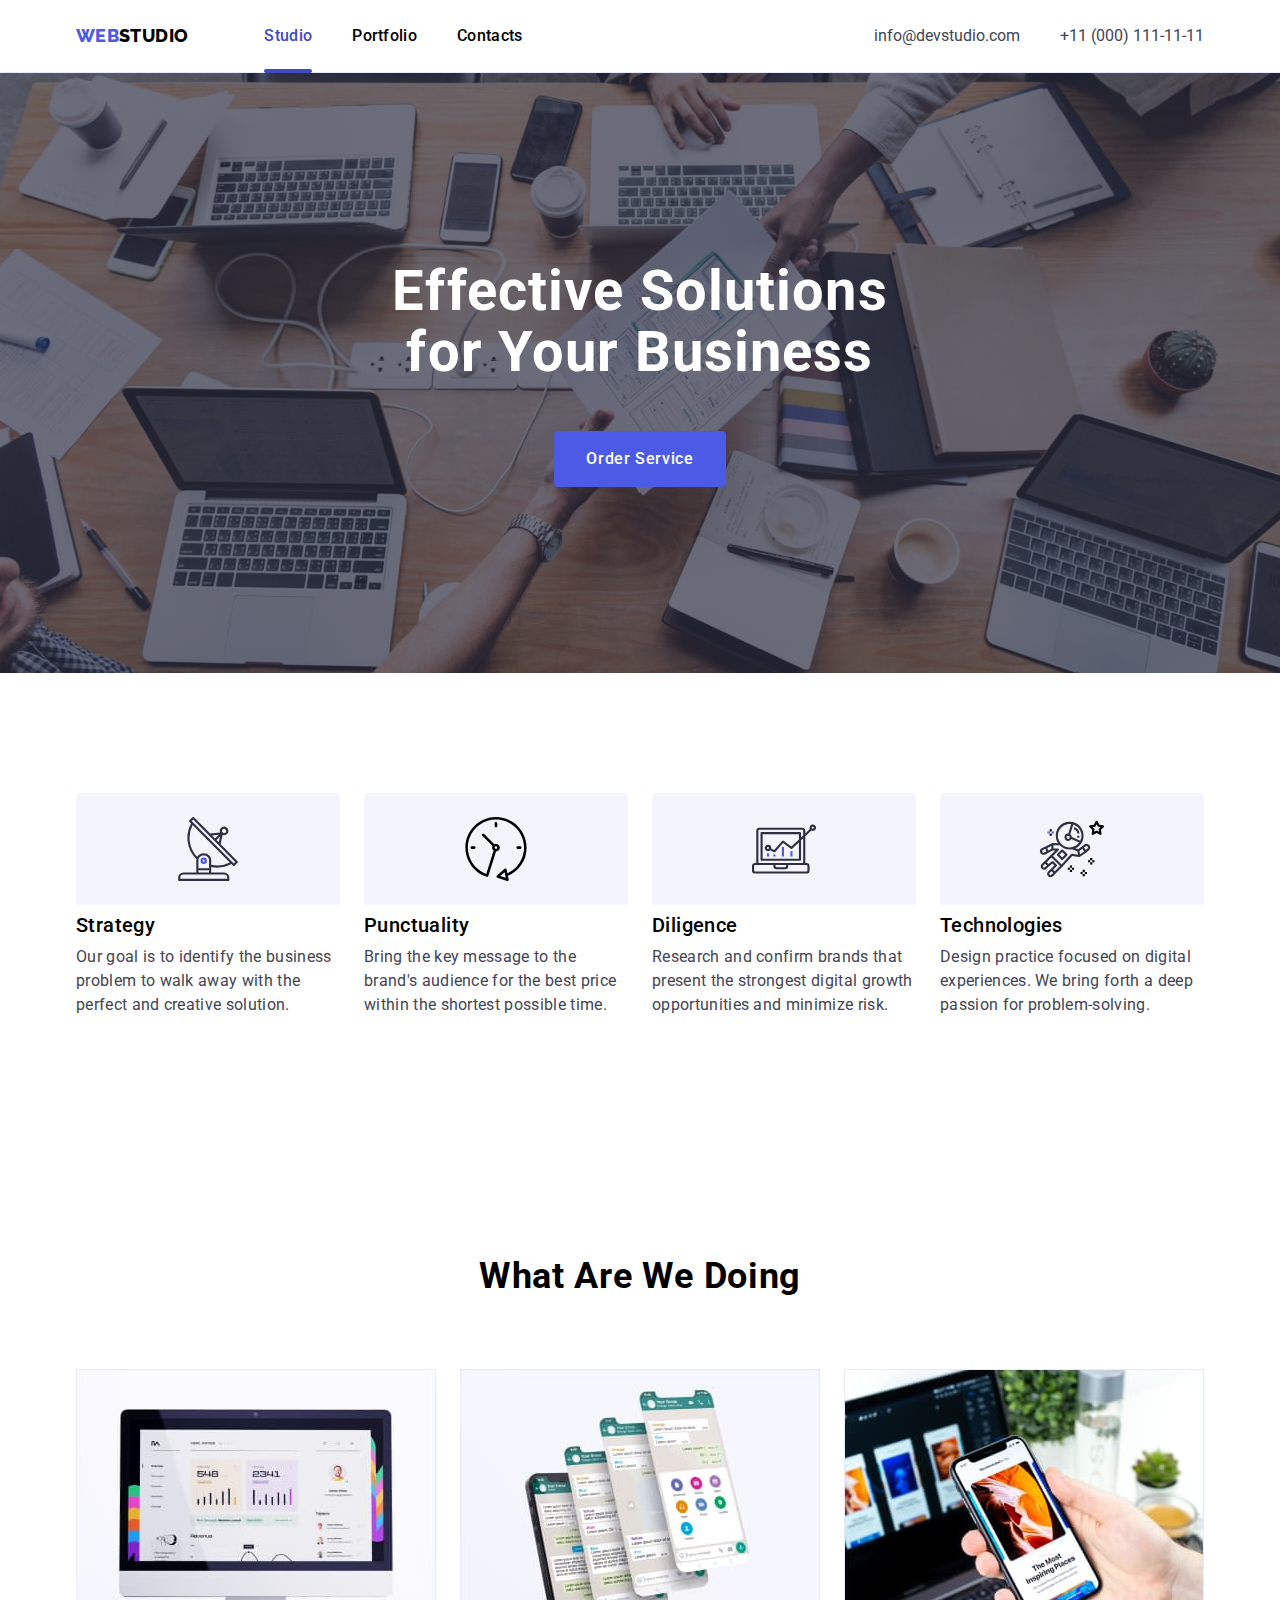
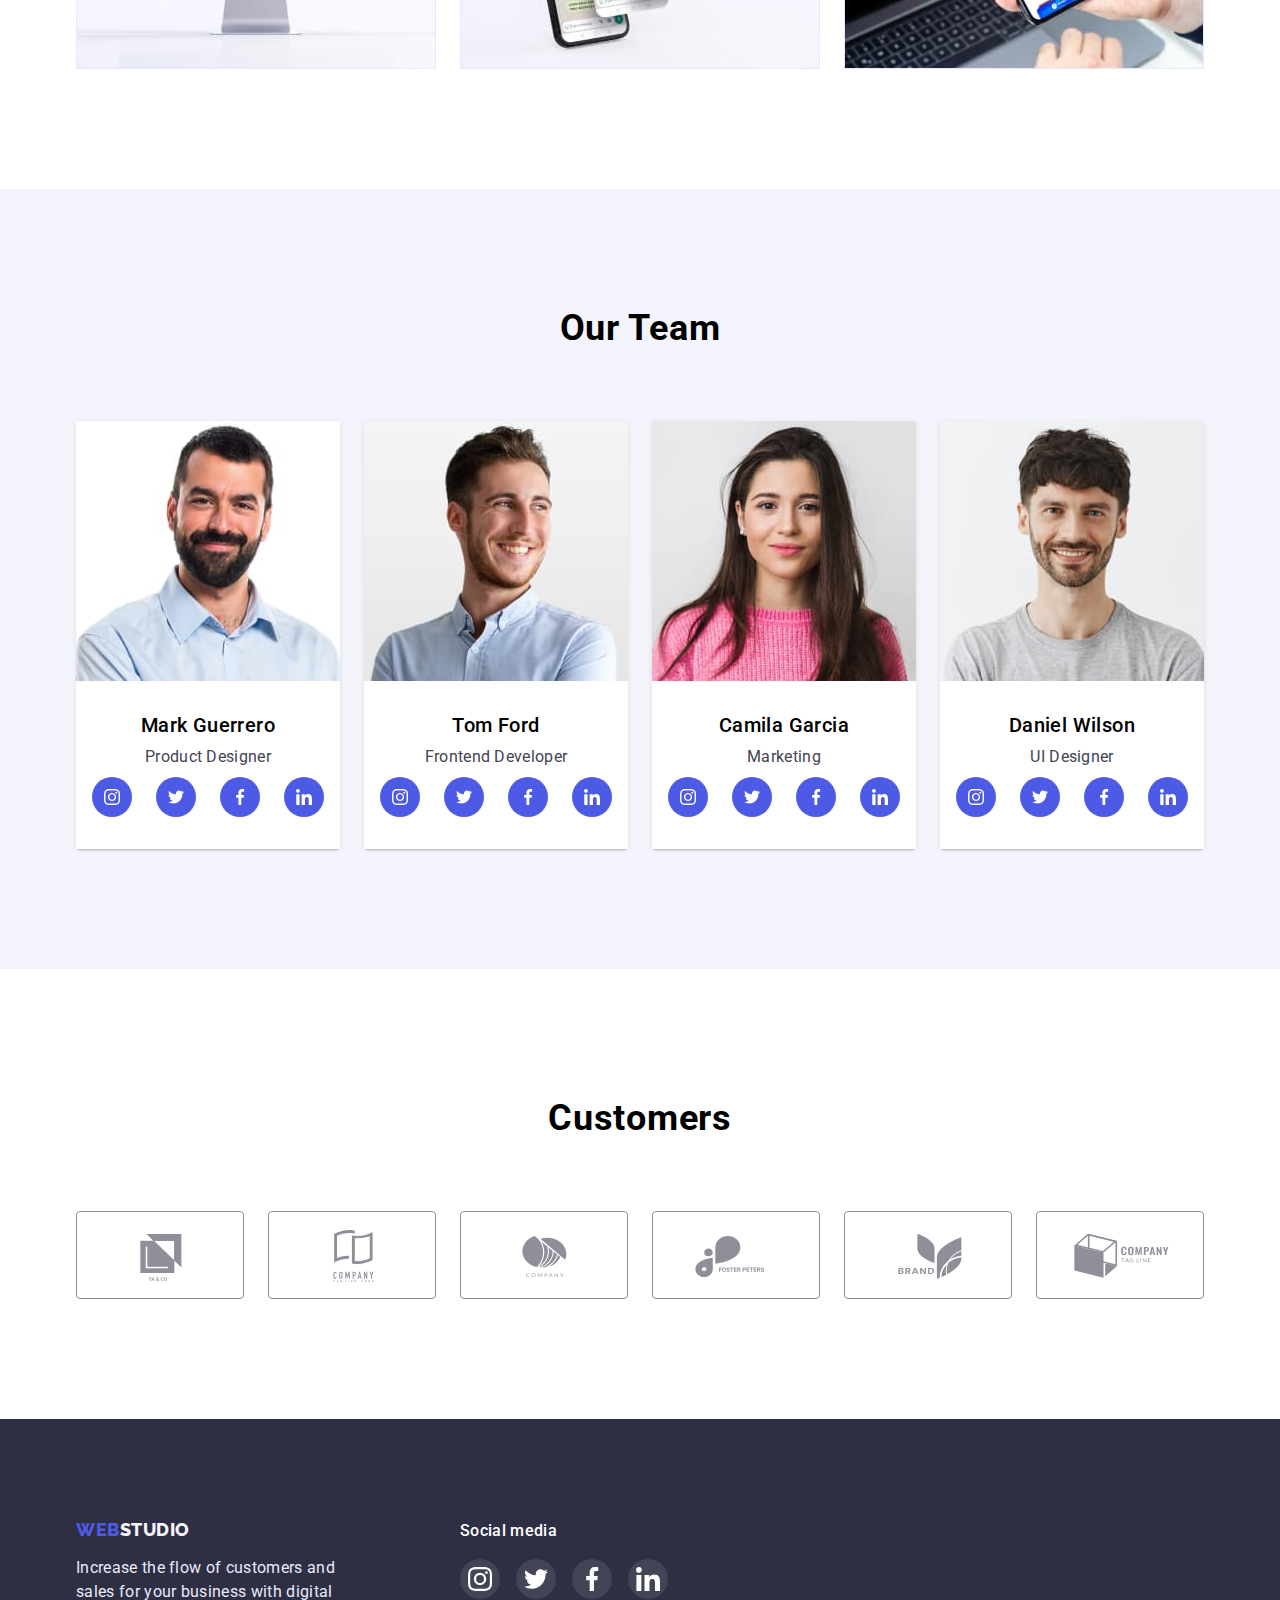
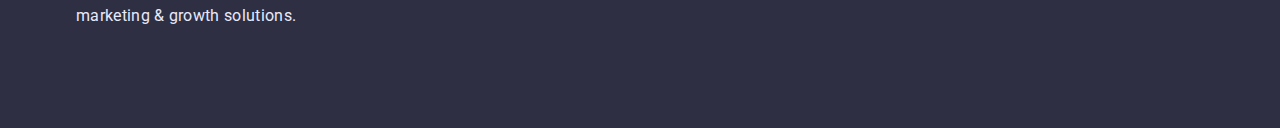
<file: index.html>
<!DOCTYPE html>
<html lang="en">
  <head>
    <meta charset="UTF-8" />
    <meta http-equiv="X-UA-Compatible" content="IE=edge" />
    <meta name="viewport" content="width=device-width, initial-scale=1.0" />
    <title>webstudio</title>
    <link rel="preconnect" href="https://fonts.googleapis.com" />
    <link rel="preconnect" href="https://fonts.gstatic.com" crossorigin />
    <link
      href="https://fonts.googleapis.com/css2?family=Raleway:wght@800&family=Roboto:wght@400;500;700;900&display=swap"
      rel="stylesheet"
    />
    <link
      rel="stylesheet"
      href="https://cdnjs.cloudflare.com/ajax/libs/modern-normalize/1.1.0/modern-normalize.min.css"
    />
    <link rel="stylesheet" href="./css/styles.css" />
  </head>
  <body>
    <header class="header">
      <div class="header-container container">
        <nav class="header-navigation">
          <a class="header-logo link" href="./index.html"
            ><span class="header-logo-website">Web</span>Studio</a
          >
          <ul class="header-list list">
            <li class="header-item">
              <a class="header-link link current" href="./index.html">Studio</a>
            </li>
            <li class="header-item">
              <a class="header-link link" href="./portfolio.html">Portfolio</a>
            </li>
            <li class="header-item">
              <a class="header-link link" href="">Contacts</a>
            </li>
          </ul>
        </nav>
        <address class="header-adress">
          <ul class="adress-list list">
            <li class="adress-item">
              <a class="adress-link link" href="mailto:info@devstudio.com"
                >info@devstudio.com</a
              >
            </li>
            <li class="adress-item">
              <a class="adress-link link" href="tel:+110001111111"
                >+11 (000) 111-11-11</a
              >
            </li>
          </ul>
        </address>
      </div>
    </header>

    <main>
      <section class="hero bg-image">
        <div class="container">
          <h1 class="hero-title">Effective Solutions for Your Business</h1>
          <div class="container-hero-button">
            <button class="hero-btn" data-modal-open type="button">
              Order Service
            </button>
          </div>
        </div>
      </section>

      <section class="futures section">
        <div class="container">
          <h2 class="visually-hidden">Description</h2>
          <ul class="futures-list list">
            <li class="futures-item">
              <a href="" class="futures-link link">
                <svg class="future-icon" widht="64px" height="64px">
                  <use href="./images/icons.svg#icon-antenna"></use>
                </svg>
              </a>
              <h3 class="futures-subtitle">Strategy</h3>
              <p class="futures-text">
                Our goal is to identify the business problem to walk away with
                the perfect and creative solution.
              </p>
            </li>
            <li class="futures-item">
              <a href="" class="futures-link link">
                <svg class="future-icon" widht="64px" height="64px">
                  <use href="./images/icons.svg#icon-clock"></use>
                </svg>
              </a>
              <h3 class="futures-subtitle">Punctuality</h3>
              <p class="futures-text">
                Bring the key message to the brand's audience for the best price
                within the shortest possible time.
              </p>
            </li>
            <li class="futures-item">
              <a href="" class="futures-link link">
                <svg class="future-icon" widht="64px" height="64px">
                  <use href="./images/icons.svg#icon-diagram"></use>
                </svg>
              </a>
              <h3 class="futures-subtitle">Diligence</h3>
              <p class="futures-text">
                Research and confirm brands that present the strongest digital
                growth opportunities and minimize risk.
              </p>
            </li>
            <li class="futures-item">
              <a href="" class="futures-link link">
                <svg class="future-icon" widht="64px" height="64px">
                  <use href="./images/icons.svg#icon-astronaut"></use>
                </svg>
              </a>
              <h3 class="futures-subtitle">Technologies</h3>
              <p class="futures-text">
                Design practice focused on digital experiences. We bring forth a
                deep passion for problem-solving.
              </p>
            </li>
          </ul>
        </div>
      </section>

      <section class="doing section">
        <div class="container">
          <h2 class="doing-title">What are we doing</h2>
          <ul class="doing-list list">
            <li class="doing-item">
              <img src="./images/img-1.jpg" alt="Computer" width="360" />
            </li>
            <li class="doing-item">
              <img src="./images/img-2.jpg" alt="phones" width="360" />
            </li>
            <li class="doing-item">
              <img src="./images/img-3.jpg" alt="phone" width="360" />
            </li>
          </ul>
        </div>
      </section>

      <section class="team section">
        <div class="container">
          <h2 class="team-title">Our Team</h2>
          <ul class="team-list list">
            <li class="team-item">
              <img
                src="./images/img-4.jpg"
                alt="Product Designer"
                width="264"
              />
              <div class="team-container">
                <h3 class="team-subtitle">Mark Guerrero</h3>
                <p class="team-text">Product Designer</p>
                <ul class="team-soc-list list">
                  <li class="team-soc-item">
                    <a href="" class="team-soc-link link">
                      <svg class="team-soc-icon" widht="16" height="16">
                        <use href="./images/icons.svg#icon-instagram"></use>
                      </svg>
                    </a>
                  </li>
                  <li class="team-soc-item">
                    <a href="" class="team-soc-link link">
                      <svg class="team-soc-icon" widht="16" height="16">
                        <use href="./images/icons.svg#icon-twitter"></use>
                      </svg>
                    </a>
                  </li>
                  <li class="team-soc-item">
                    <a href="" class="team-soc-link link">
                      <svg class="team-soc-icon" widht="px" height="16">
                        <use href="./images/icons.svg#icon-facebook"></use>
                      </svg>
                    </a>
                  </li>
                  <li class="team-soc-item">
                    <a href="" class="team-soc-link link">
                      <svg class="team-soc-icon" widht="16" height="16">
                        <use href="./images/icons.svg#icon-linkedin"></use>
                      </svg>
                    </a>
                  </li>
                </ul>
              </div>
            </li>

            <li class="team-item">
              <img
                src="./images/img-5.jpg"
                alt="Frontend Developer"
                width="264"
              />
              <div class="team-container">
                <h3 class="team-subtitle">Tom Ford</h3>
                <p class="team-text">Frontend Developer</p>
                <ul class="team-soc-list list">
                  <li class="team-soc-item">
                    <a href="" class="team-soc-link link">
                      <svg class="team-soc-icon" widht="16" height="16">
                        <use href="./images/icons.svg#icon-instagram"></use>
                      </svg>
                    </a>
                  </li>
                  <li class="team-soc-item">
                    <a href="" class="team-soc-link link">
                      <svg class="team-soc-icon" widht="16" height="16">
                        <use href="./images/icons.svg#icon-twitter"></use>
                      </svg>
                    </a>
                  </li>
                  <li class="team-soc-item">
                    <a href="" class="team-soc-link link">
                      <svg class="team-soc-icon" widht="16" height="16">
                        <use href="./images/icons.svg#icon-facebook"></use>
                      </svg>
                    </a>
                  </li>
                  <li class="team-soc-item">
                    <a href="" class="team-soc-link link">
                      <svg class="team-soc-icon" widht="16" height="16">
                        <use href="./images/icons.svg#icon-linkedin"></use>
                      </svg>
                    </a>
                  </li>
                </ul>
              </div>
            </li>

            <li class="team-item">
              <img src="./images/img-6.jpg" alt="Marketing" width="264" />
              <div class="team-container">
                <h3 class="team-subtitle">Camila Garcia</h3>
                <p class="team-text">Marketing</p>
                <ul class="team-soc-list list">
                  <li class="team-soc-item">
                    <a href="" class="team-soc-link link">
                      <svg class="team-soc-icon" widht="16" height="16">
                        <use href="./images/icons.svg#icon-instagram"></use>
                      </svg>
                    </a>
                  </li>
                  <li class="team-soc-item">
                    <a href="" class="team-soc-link link">
                      <svg class="team-soc-icon" widht="16" height="16">
                        <use href="./images/icons.svg#icon-twitter"></use>
                      </svg>
                    </a>
                  </li>
                  <li class="team-soc-item">
                    <a href="" class="team-soc-link link">
                      <svg class="team-soc-icon" widht="16" height="16">
                        <use href="./images/icons.svg#icon-facebook"></use>
                      </svg>
                    </a>
                  </li>
                  <li class="team-soc-item">
                    <a href="" class="team-soc-link link">
                      <svg class="team-soc-icon" widht="16" height="16">
                        <use href="./images/icons.svg#icon-linkedin"></use>
                      </svg>
                    </a>
                  </li>
                </ul>
              </div>
            </li>

            <li class="team-item">
              <img src="./images/img-7.jpg" alt="UI Designer" width="264" />
              <div class="team-container">
                <h3 class="team-subtitle">Daniel Wilson</h3>
                <p class="team-text">UI Designer</p>
                <ul class="team-soc-list list">
                  <li class="team-soc-item">
                    <a href="" class="team-soc-link link">
                      <svg class="team-soc-icon" widht="16" height="16">
                        <use href="./images/icons.svg#icon-instagram"></use>
                      </svg>
                    </a>
                  </li>
                  <li class="team-soc-item">
                    <a href="" class="team-soc-link link">
                      <svg class="team-soc-icon" widht="16" height="16">
                        <use href="./images/icons.svg#icon-twitter"></use>
                      </svg>
                    </a>
                  </li>
                  <li class="team-soc-item">
                    <a href="" class="team-soc-link link">
                      <svg class="team-soc-icon" widht="16" height="16">
                        <use href="./images/icons.svg#icon-facebook"></use>
                      </svg>
                    </a>
                  </li>
                  <li class="team-soc-item">
                    <a href="" class="team-soc-link link">
                      <svg class="team-soc-icon" widht="16" height="16">
                        <use href="./images/icons.svg#icon-linkedin"></use>
                      </svg>
                    </a>
                  </li>
                </ul>
              </div>
            </li>
          </ul>
        </div>
      </section>

      <section class="customers">
        <div class="container">
          <h2 class="customers-title">Customers</h2>
          <ul class="customers-list list">
            <li class="customers-item">
              <a href="" class="customers-link link">
                <svg class="customers-icon" widht="104" height="56">
                  <use href="./images/icons.svg#icon-Logo1"></use>
                </svg>
              </a>
            </li>
            <li class="customers-item">
              <a href="" class="customers-link link">
                <svg class="customers-icon" widht="104" height="56">
                  <use href="./images/icons.svg#icon-Logo2"></use>
                </svg>
              </a>
            </li>
            <li class="customers-item">
              <a href="" class="customers-link link">
                <svg class="customers-icon" widht="104" height="56">
                  <use href="./images/icons.svg#icon-Logo3"></use>
                </svg>
              </a>
            </li>
            <li class="customers-item">
              <a href="" class="customers-link link">
                <svg class="customers-icon" widht="104" height="56">
                  <use href="./images/icons.svg#icon-Logo4"></use>
                </svg>
              </a>
            </li>
            <li class="customers-item">
              <a href="" class="customers-link link">
                <svg class="customers-icon" widht="104" height="56">
                  <use href="./images/icons.svg#icon-Logo5"></use>
                </svg>
              </a>
            </li>
            <li class="customers-item">
              <a href="" class="customers-link link">
                <svg class="customers-icon" widht="104" height="56">
                  <use href="./images/icons.svg#icon-Logo6"></use>
                </svg>
              </a>
            </li>
          </ul>
        </div>
      </section>
    </main>

    <footer class="footer">
      <div class="footer-container container">
        <div class="">
          <a class="footer-logo link" href="./index.html"
            ><span class="footer-logo-website">Web</span>Studio</a
          >
          <p class="footer-text">
            Increase the flow of customers and sales for your business with
            digital marketing & growth solutions.
          </p>
        </div>
        <div class="footer-soc">
          <h2 class="footer-soc-title">Social media</h2>
          <ul class="footer-soc-list list">
            <li class="footer-soc-item">
              <a href="" class="footer-soc-link link">
                <svg class="footer-soc-icon" widht="24" height="24">
                  <use href="./images/icons.svg#icon-instagram"></use>
                </svg>
              </a>
            </li>
            <li class="footer-soc-item">
              <a href="" class="footer-soc-link link">
                <svg class="footer-soc-icon" widht="24" height="24">
                  <use href="./images/icons.svg#icon-twitter"></use>
                </svg>
              </a>
            </li>
            <li class="footer-soc-item">
              <a href="" class="footer-soc-link link">
                <svg class="footer-soc-icon" widht="24" height="24">
                  <use href="./images/icons.svg#icon-facebook"></use>
                </svg>
              </a>
            </li>
            <li class="footer-soc-item">
              <a href="" class="footer-soc-link link">
                <svg class="footer-soc-icon" widht="24" height="24">
                  <use href="./images/icons.svg#icon-linkedin"></use>
                </svg>
              </a>
            </li>
          </ul>
        </div>
      </div>
    </footer>
    <div class="backdrop is-hidden" data-modal>
      <div class="modal">
        <button type="button" data-modal-close class="modal-close">
          <svg class="modal-close-icon" widht="8" height="8">
            <use href="./images/icons.svg#icon-close-button"></use>
          </svg>
        </button>
      </div>
    </div>
    <script src="./js/modal.js"></script>
  </body>
</html>
</file>
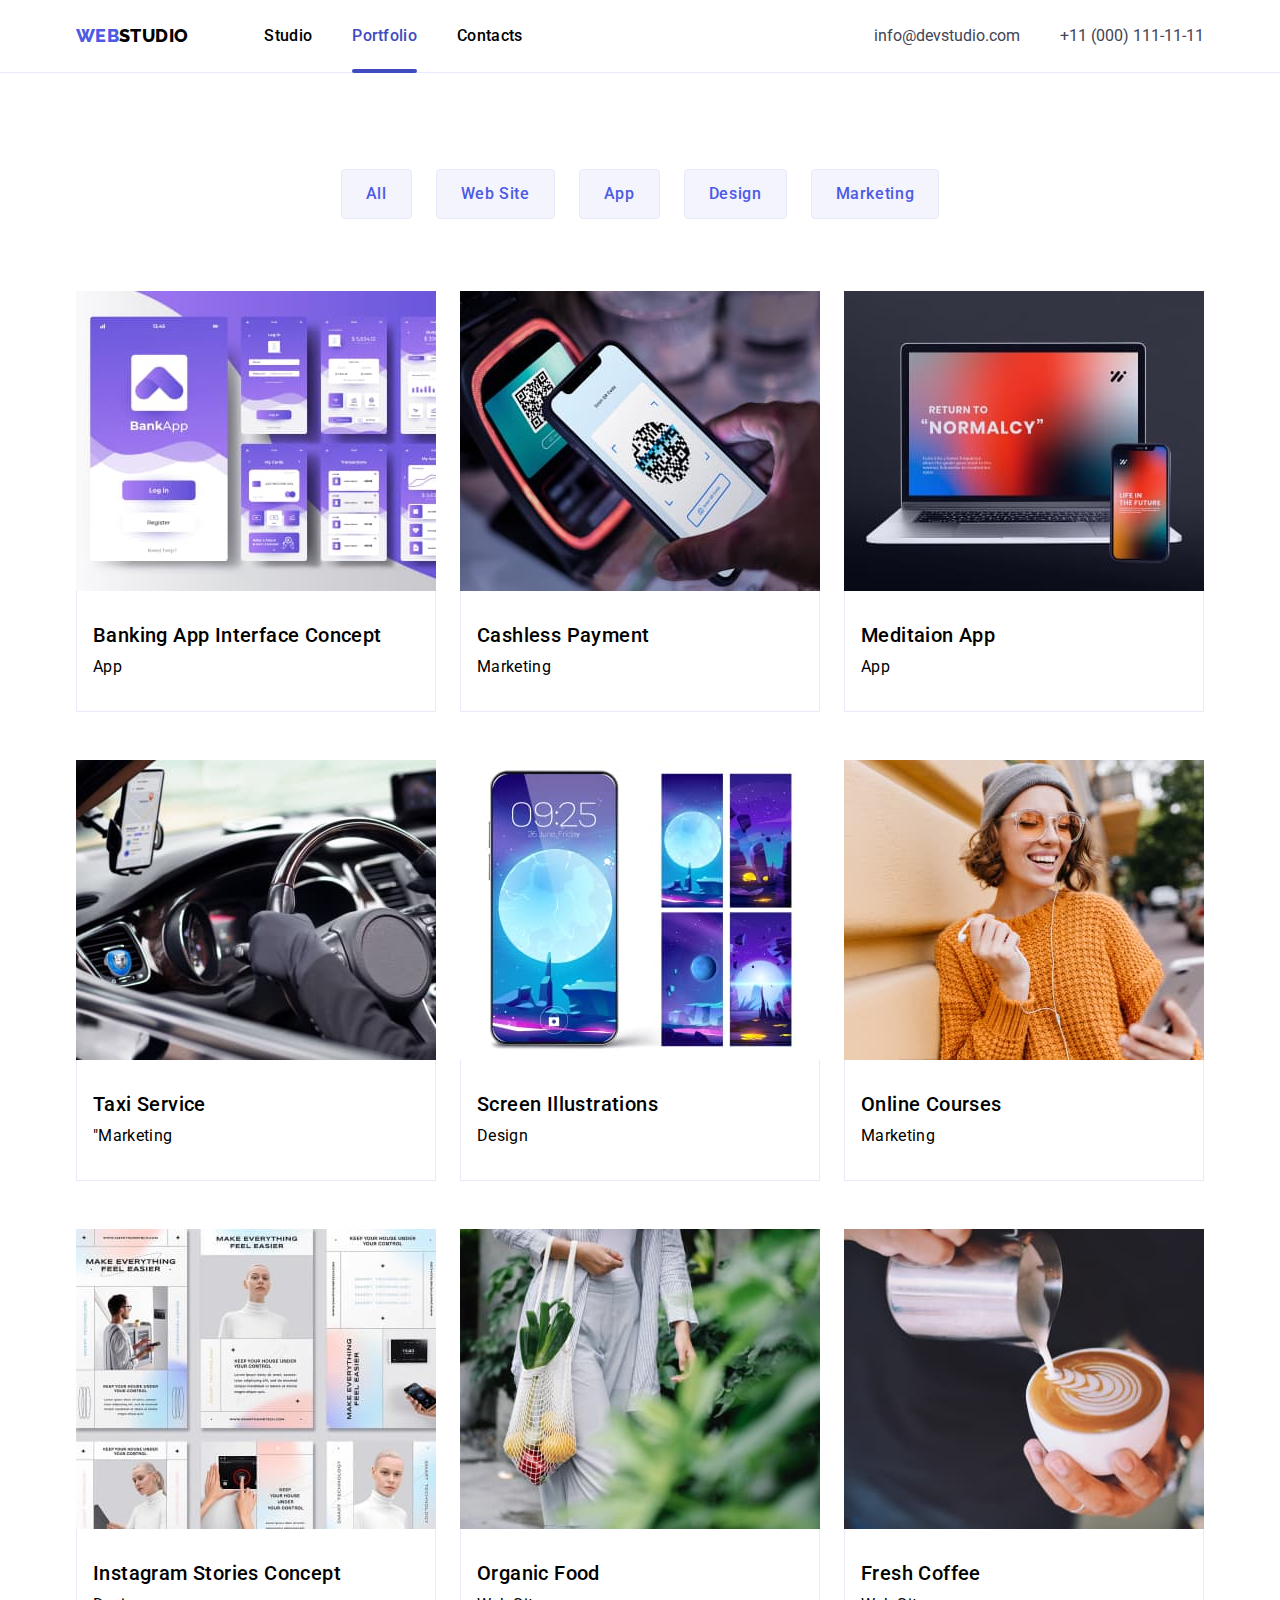
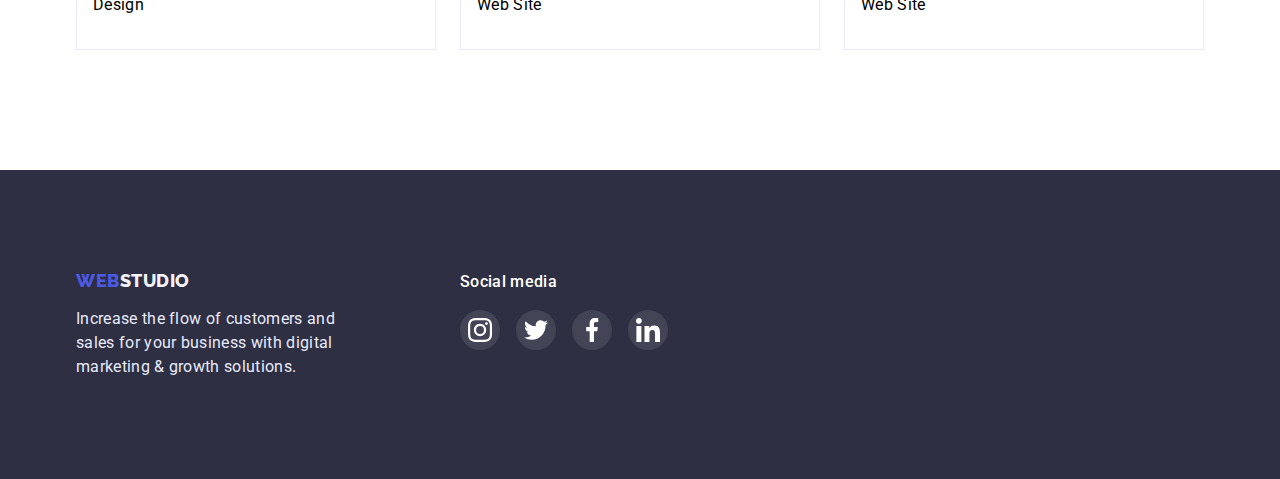
<file: portfolio.html>
<!DOCTYPE html>
<html lang="en">
  <head>
    <meta charset="UTF-8" />
    <meta http-equiv="X-UA-Compatible" content="IE=edge" />
    <meta name="viewport" content="width=device-width, initial-scale=1.0" />
    <title>Portfolio</title>
    <link rel="preconnect" href="https://fonts.googleapis.com" />
    <link rel="preconnect" href="https://fonts.gstatic.com" crossorigin />
    <link
      href="https://fonts.googleapis.com/css2?family=Raleway:wght@800&family=Roboto:wght@400;500;700;900&display=swap"
      rel="stylesheet"
    />
    <link
      rel="stylesheet"
      href="https://cdnjs.cloudflare.com/ajax/libs/modern-normalize/1.1.0/modern-normalize.min.css"
    />
    <link rel="stylesheet" href="./css/styles.css" />
  </head>
  <body>
    <header class="header">
      <div class="header-container container">
        <nav class="header-navigation">
          <a class="header-logo link" href="./index.html"
            ><span class="header-logo-website">Web</span>Studio</a
          >
          <ul class="header-list list">
            <li class="header-item">
              <a class="header-link link" href="./index.html">Studio</a>
            </li>
            <li class="header-item">
              <a class="header-link link current" href="./portfolio.html"
                >Portfolio</a
              >
            </li>
            <li class="header-item">
              <a class="header-link link" href="">Contacts</a>
            </li>
          </ul>
        </nav>
        <address class="header-adress">
          <ul class="adress-list list">
            <li class="adress-item">
              <a class="adress-link link" href="mailto:info@devstudio.com"
                >info@devstudio.com</a
              >
            </li>
            <li class="adress-item">
              <a class="adress-link link" href="tel:+110001111111"
                >+11 (000) 111-11-11</a
              >
            </li>
          </ul>
        </address>
      </div>
    </header>

    <main>
      <section class="benefits">
        <div class="container">
          <h1 class="visually-hidden">Benefits</h1>
          <ul class="sort-list list">
            <li class="button-item">
              <button class="sort-btn" type="button">All</button>
            </li>
            <li class="button-item">
              <button class="sort-btn" type="button">Web Site</button>
            </li>
            <li class="button-item">
              <button class="sort-btn" type="button">App</button>
            </li>
            <li class="button-item">
              <button class="sort-btn" type="button">Design</button>
            </li>
            <li class="button-item">
              <button class="sort-btn" type="button">Marketing</button>
            </li>
          </ul>
          <ul class="benefits-list list">
            <li class="benefits-item">
              <a class="benefits-link link" href=""
                ><div class="benefits-wrap">
                  <img src="./images/img-8.jpg" alt="Banking App" width="360" />
                  <p class="benefits-cover-text">
                    14 Stylish and User-Friendly App Design Concepts · Task
                    Manager App · Calorie Tracker App · Exotic Fruit Ecommerce
                    App · Cloud Storage App
                  </p>
                </div>
                <div class="benefits-text-container">
                  <h2 class="benefits-subtitle">
                    Banking App Interface Concept
                  </h2>
                  <p class="benefits-text">App</p>
                </div></a
              >
            </li>
            <li class="benefits-item">
              <a class="benefits-link link" href=""
                ><div class="benefits-wrap">
                  <img
                    src="./images/img-9.jpg"
                    alt="Cashless Payment"
                    width="360"
                  />
                  <p class="benefits-cover-text">
                    14 Stylish and User-Friendly App Design Concepts · Task
                    Manager App · Calorie Tracker App · Exotic Fruit Ecommerce
                    App · Cloud Storage App
                  </p>
                </div>
                <div class="benefits-text-container">
                  <h2 class="benefits-subtitle">Cashless Payment</h2>
                  <p class="benefits-text">Marketing</p>
                </div></a
              >
            </li>
            <li class="benefits-item">
              <a class="benefits-link link" href=""
                ><div class="benefits-wrap">
                  <img
                    src="./images/img-10.jpg"
                    alt="Meditaion App"
                    width="360"
                  />
                  <p class="benefits-cover-text">
                    14 Stylish and User-Friendly App Design Concepts · Task
                    Manager App · Calorie Tracker App · Exotic Fruit Ecommerce
                    App · Cloud Storage App
                  </p>
                </div>
                <div class="benefits-text-container">
                  <h2 class="benefits-subtitle">Meditaion App</h2>
                  <p class="benefits-text">App</p>
                </div></a
              >
            </li>
            <li class="benefits-item">
              <a class="benefits-link link" href=""
                ><div class="benefits-wrap">
                  <img
                    src="./images/img-11.jpg"
                    alt="Taxi Service"
                    width="360"
                  />
                  <p class="benefits-cover-text">
                    14 Stylish and User-Friendly App Design Concepts · Task
                    Manager App · Calorie Tracker App · Exotic Fruit Ecommerce
                    App · Cloud Storage App
                  </p>
                </div>
                <div class="benefits-text-container">
                  <h2 class="benefits-subtitle">Taxi Service</h2>
                  <p class="benefits-text">"Marketing</p>
                </div></a
              >
            </li>
            <li class="benefits-item">
              <a class="benefits-link link" href=""
                ><div class="benefits-wrap">
                  <img
                    src="./images/img-12.jpg"
                    alt="Screen Illustrations"
                    width="360"
                  />
                  <p class="benefits-cover-text">
                    14 Stylish and User-Friendly App Design Concepts · Task
                    Manager App · Calorie Tracker App · Exotic Fruit Ecommerce
                    App · Cloud Storage App
                  </p>
                </div>
                <div class="benefits-text-container">
                  <h2 class="benefits-subtitle">Screen Illustrations</h2>
                  <p class="benefits-text">Design</p>
                </div></a
              >
            </li>
            <li class="benefits-item">
              <a class="benefits-link link" href=""
                ><div class="benefits-wrap">
                  <img
                    src="./images/img-13.jpg"
                    alt="Online Courses"
                    width="360"
                  />
                  <p class="benefits-cover-text">
                    14 Stylish and User-Friendly App Design Concepts · Task
                    Manager App · Calorie Tracker App · Exotic Fruit Ecommerce
                    App · Cloud Storage App
                  </p>
                </div>
                <div class="benefits-text-container">
                  <h2 class="benefits-subtitle">Online Courses</h2>
                  <p class="benefits-text">Marketing</p>
                </div></a
              >
            </li>
            <li class="benefits-item">
              <a class="benefits-link link" href=""
                ><div class="benefits-wrap">
                  <img
                    src="./images/img-14.jpg"
                    alt="Instagram Stories Concept"
                    width="360"
                  />
                  <p class="benefits-cover-text">
                    14 Stylish and User-Friendly App Design Concepts · Task
                    Manager App · Calorie Tracker App · Exotic Fruit Ecommerce
                    App · Cloud Storage App
                  </p>
                </div>
                <div class="benefits-text-container">
                  <h2 class="benefits-subtitle">Instagram Stories Concept</h2>
                  <p class="benefits-text">Design</p>
                </div></a
              >
            </li>
            <li class="benefits-item">
              <a class="benefits-link link" href=""
                ><div class="benefits-wrap">
                  <img
                    src="./images/img-15.jpg"
                    alt="Organic Food"
                    width="360"
                  />
                  <p class="benefits-cover-text">
                    14 Stylish and User-Friendly App Design Concepts · Task
                    Manager App · Calorie Tracker App · Exotic Fruit Ecommerce
                    App · Cloud Storage App
                  </p>
                </div>
                <div class="benefits-text-container">
                  <h2 class="benefits-subtitle">Organic Food</h2>
                  <p class="benefits-text">Web Site</p>
                </div></a
              >
            </li>
            <li class="benefits-item">
              <a class="benefits-link link" href=""
                ><div class="benefits-wrap">
                  <img
                    src="./images/img-16.jpg"
                    alt="Fresh Coffee"
                    width="360"
                  />
                  <p class="benefits-cover-text">
                    14 Stylish and User-Friendly App Design Concepts · Task
                    Manager App · Calorie Tracker App · Exotic Fruit Ecommerce
                    App · Cloud Storage App
                  </p>
                </div>
                <div class="benefits-text-container">
                  <h2 class="benefits-subtitle">Fresh Coffee</h2>
                  <p class="benefits-text">Web Site</p>
                </div></a
              >
            </li>
          </ul>
        </div>
      </section>
    </main>

    <footer class="footer">
      <div class="footer-container container">
        <div class="">
          <a class="footer-logo link" href="./index.html"
            ><span class="footer-logo-website">Web</span>Studio</a
          >
          <p class="footer-text">
            Increase the flow of customers and sales for your business with
            digital marketing & growth solutions.
          </p>
        </div>
        <div class="footer-soc">
          <h2 class="footer-soc-title">Social media</h2>
          <ul class="footer-soc-list list">
            <li class="footer-soc-item">
              <a href="" class="footer-soc-link link">
                <svg class="footer-soc-icon" widht="24" height="24">
                  <use href="./images/icons.svg#icon-instagram"></use>
                </svg>
              </a>
            </li>
            <li class="footer-soc-item">
              <a href="" class="footer-soc-link link">
                <svg class="footer-soc-icon" widht="24" height="24">
                  <use href="./images/icons.svg#icon-twitter"></use>
                </svg>
              </a>
            </li>
            <li class="footer-soc-item">
              <a href="" class="footer-soc-link link">
                <svg class="footer-soc-icon" widht="24" height="24">
                  <use href="./images/icons.svg#icon-facebook"></use>
                </svg>
              </a>
            </li>
            <li class="footer-soc-item">
              <a href="" class="footer-soc-link link">
                <svg class="footer-soc-icon" widht="24" height="24">
                  <use href="./images/icons.svg#icon-linkedin"></use>
                </svg>
              </a>
            </li>
          </ul>
        </div>
      </div>
    </footer>
  </body>
</html>
</file>
<file: css/styles.css>
:root {
        --active-color: #404BBF;
        --primary-color: #2E2F42;
        --secondary-color: #434455;
        --text-color: #000;
        --primary-cubic: cubic-bezier(0.4, 0, 0.2, 1);
        --primary-time: 250ms;
        
}

body {
        font-family: 'Roboto', sans-serif;
        color: var(--text-color);
}

ul {
        margin: 0;
        padding: 0;
}

h1,
h2,
h3,
h4,
h5,
h6,
p {
        margin: 0;
}

img {
        display: block;
}

.list {
        list-style: none;
}

.link {
        text-decoration: none;
}

.container {
        max-width: 1158px; 
        padding: 0 15px;
        margin: 0 auto;
}

.section {
        padding: 120px 0;
}

.visually-hidden {
        position: absolute;
        white-space: nowrap;
        width: 1px;
        height: 1px;
        overflow: hidden;
        border: 0;
        padding: 0;
        clip: rect(0 0 0 0);
        clip-path: inset(50%);
        margin: -1px;
}

/* -----------HEADER---------- */

.header {
        border-bottom: 1px solid #E7E9FC;
}

.header-container {
        display: flex;
        align-items: center;
}

.header-navigation {
        display: flex;
        align-items: center;
        margin-right: auto;
        
}

.header-logo {
        padding-top: 24px;
        padding-bottom: 24px;
        margin-right: 76px;

        font-family: 'Raleway';
        font-weight: 800;
        font-size: 18px;
        line-height: 1.33;
        letter-spacing: 0.02em;
        text-transform: uppercase;
        color: black;
        transition: color var(--primary-time) var(--primary-cubic);
}

.header-logo:hover,
.header-logo:focus {
        color: var(--active-color);
}
        

.header-logo-website {
        display: inline-block;
        color: #4D5AE5;
}

.header-list {
        display: flex;
        
        
}

.header-item:not(:last-child) {
        margin-right: 40px;
}

.header-link {
        padding-top: 24px;
        padding-bottom: 24px;

        font-weight: 500;
        font-size: 16px;
        line-height: 1.5;
        letter-spacing: 0.02em;
        color: black;
        transition: color var(--primary-time) var(--primary-cubic);
        

}
.header-link:hover,
.header-link:focus {
        color: var(--active-color);
}

.current {
        position: relative;
        color: var(--active-color);
}

.current::after {
        position: absolute;
        content: '';
        display: block;
        width: 100%;
        height: 4px;
        bottom: -4px;
        border-radius: 2px;
        
        background-color: var(--active-color);
}

.header-adress {
        display: flex;
}

.adress-list {
        display: flex;
        margin-right: auto;
}

.adress-item:not(:last-child) {
        margin-right: 40px;
}

.adress-link {
        font-family: 'Roboto';
        font-style: normal;
        font-weight: 400;
        font-size: 16px;
        line-height: 1.5;
        color: var(--secondary-color);
        transition: color var(--primary-time) var(--primary-cubic);
}
.adress-link:hover,
.adress-link:focus {
        color: var(--active-color);
}

/* --------HERO------- */

.hero {
        background-color: var(--primary-color);
        text-align: center;
        padding: 188px 0;
}

.bg-image {
        max-width: 1440px;
        height: 600px;
        margin: 0 auto;
        background-image: linear-gradient(rgba(46, 47, 66, 0.7), rgba(46, 47, 66, 0.7)), url(../images/hero-bg.jpg);
        background-repeat: no-repeat;
        background-position: center;
        background-size: cover;
}

.hero-title {
        display: inline-block;
        margin-bottom: 48px;

        width: 496px;
        font-weight: 700;
        font-size: 56px;
        line-height: 1.09;
        text-align: center;
        letter-spacing: 0.02em;
        color: #FFFFFF;
}

.container-hero-button {
}

.hero-btn {
        display: inline-block;
        border-radius: 4px;
        padding: 16px 32px;
        

        font-family: inherit;
        font-weight: 500;
        font-size: 16px;
        line-height: 1.5;
        letter-spacing: 0.04em;
        color: #FFFFFF;
        background-color: #4D5AE5;
        border: none;
        cursor: pointer;
        transition: background-color var(--primary-time) var(--primary-cubic);
}

.hero-btn:hover,
.hero-btn:focus {
        background-color: var(--active-color);
}

/* ---------FUTURES--------- */

.futures {}



.futures-list {
        display: flex;
        gap: 24px;

}

.futures-item {
        width: 264px;
}

.futures-link {
        margin-bottom: 8px;
        width: 100%;
        height: 112px;
        border-radius: 4px;
        display: flex;
        justify-content: center;
        align-items: center;
        background-color: #F4F4FD;
}

.future-icon {}

.futures-subtitle {
        font-weight: 500;
        font-size: 20px;
        line-height: 1.2;
        letter-spacing: 0.02em;
}

.futures-text {
        margin-top: 8px;

        font-size: 16px;
        line-height: 1.5;
        letter-spacing: 0.02em;
        color: var(--secondary-color);
}

/* -------------DOING-------------- */

.doing {}

.doing-title {
        margin-bottom: 72px;

        font-size: 36px;
        line-height: 1.11;
        text-align: center;
        letter-spacing: 0.02em;
        text-transform: capitalize;
}

.doing-list {
        display: flex;
}

.doing-item:not(:last-child) {
        margin-right: 24px;
}

/* ---------------TEAM-------------- */

.team {
        background-color: #F4F4FD;
}

.team-title {
        margin-bottom: 72px;

        font-size: 36px;
        line-height: 1.11;
        text-align: center;
        letter-spacing: 0.02em;
        text-transform: capitalize;
}

.team-list {
        display: flex;
        gap: 24px;
        

}

.team-item {
        box-shadow: 0px 1px 6px rgba(46, 47, 66, 0.08), 0px 1px 1px rgba(46, 47, 66, 0.16), 0px 2px 1px rgba(46, 47, 66, 0.08);
        border-radius: 0px 0px 4px 4px;
}

.team-container {
        padding-top: 32px;
        padding-bottom: 32px;

        background-color: #fff;
}

.team-subtitle {
        margin-bottom: 8px;

        font-weight: 500;
        font-size: 20px;
        line-height: 1.2;
        text-align: center;
        letter-spacing: 0.02em;
}



.team-text {
        margin-bottom: 8px;
        font-size: 16px;
        line-height: 1.5;
        text-align: center;
        letter-spacing: 0.02em;
        color: var(--secondary-color);
}
.team-soc-list {
        display: flex;
        justify-content: center;
        gap: 24px;
}

.team-soc-item {
        width: 40px;
        height: 40px;
}

.team-soc-link {
        width: 100%;
        height: 100%;
        border-radius: 50%;
        display: flex;
        justify-content: center;
        align-items: center;
        background-color: #4D5AE5;
        transition: background-color var(--primary-time) var(--primary-cubic);
}

.team-soc-link:hover,
.team-soc-link:focus {
        background-color: var(--active-color);
}

.team-soc-icon {
        fill: #fff;
}

/* -------------CUSTOMERS------------- */

.customers {
        padding-top: 130px;
        padding-bottom: 120px;
}

.customers-title {
        margin-bottom: 72px;

        font-size: 36px;
        line-height: 1.11;
        text-align: center;
        letter-spacing: 0.02em;
        text-transform: capitalize;
}

.customers-list {
        display: flex;
        justify-content: center;
        gap: 24px;
}

.customers-item {
        width: 168px;
        height: 88px;
}

.customers-link {
        width: 100%;
        height: 100%;
        border: 1px solid #8E8F99;
        border-radius: 4px;
        display: flex;
        justify-content: center;
        align-items: center;
        color: #8E8F99;
        transition: border-color var(--primary-time) var(--primary-cubic), color var(--primary-time) var(--primary-cubic);
}

.customers-icon {
        fill: currentColor;

}
.customers-link:hover,
.customers-link:focus {
        border-color: var(--active-color);
        color: var(--active-color);
}


/* -------------BENEFITS-------------- */

.benefits {
        padding: 96px 0 120px 0;
}

.sort-list {
        display: flex;
        margin-left: auto;
        margin-right: auto;
        margin-bottom: 72px;
        align-items: center;
        justify-content: center;
        gap: 24px;
}

.button-item {
        display: block;
}

.sort-btn {
        display: inline-block;
        padding: 12px 24px;
        border: 1px solid #E7E9FC;
        border-radius: 4px;

        font-family: inherit;
        font-weight: 500;
        font-size: 16px;
        line-height: 1.5;
        align-items: center;
        text-align: center;
        letter-spacing: 0.04em;
        color: #4D5AE5;
        background-color: #F4F4FD;
        cursor: pointer;
        transition: background-color var(--primary-time) var(--primary-cubic), color var(--primary-time) var(--primary-cubic), box-shadow var(--primary-time) var(--primary-cubic);
}


.sort-btn:hover,
.sort-btn:focus {
        border-color:#4D5AE5 ;
        color: #FFFFFF;
        background-color: var(--active-color);
        box-shadow: 0px 3px 1px rgba(0, 0, 0, 0.1), 0px 2px 1px rgba(0, 0, 0, 0.08), 0px 2px 2px rgba(0, 0, 0, 0.12);
}

.benefits-list {
        display: flex;
        flex-wrap: wrap;
        justify-content: center;
        gap: 48px 24px;
}

.benefits-item {
        display: block;
}

.benefits-link:hover .benefits-cover-text,
.benefits-link:focus .benefits-cover-text {
        transform: translateY(0);
}

.benefits-wrap {
        position: relative;
        overflow: hidden;
}

.benefits-link {
        display: block;
        transition: box-shadow var(--primary-time) var(--primary-cubic);
}

.benefits-link:hover {
        box-shadow: 0px 1px 6px rgba(46, 47, 66, 0.08), 0px 1px 1px rgba(46, 47, 66, 0.16), 0px 2px 1px rgba(46, 47, 66, 0.08);
}

.benefits-cover-text {
        position: absolute;
        top: 0;
        padding: 40px 32px;
        font-size: 16px;
        line-height: 1.5;
        letter-spacing: 0.02em;
        color: #F4F4FD;
        background-color: #4D5AE5;
        height: 100%;
        transform: translateY(100%);
        transition: transform var(--primary-time) var(--primary-cubic);
}

.benefits-text-container{
        padding: 32px 16px;
        border: 1px solid #E7E9FC;
        border-top: none;
}

.benefits-subtitle {
        margin-bottom: 8px;
        font-weight: 500;
        font-size: 20px;
        line-height: 1.2;
        letter-spacing: 0.02em;
        color: var(--text-color);
}

.benefits-text {
        font-size: 16px;
        line-height: 1.5;
        letter-spacing: 0.02em;
        color: var(--text-color);
}

/* ----------FOOTER---------- */

.footer {
        background-color: var(--primary-color);
        padding: 100px 0;
}

.footer-container {
        display: flex;
        gap: 120px;
}

.footer-logo {
        margin-bottom: 16px;
        font-family: 'Raleway';
        font-weight: 800;
        font-size: 18px;
        line-height: 1.17;
        display: flex;
        align-items: center;
        letter-spacing: 0.03em;
        text-transform: uppercase;
        color: #F4F4FD;
}

.footer-logo-website {
        color: #4D5AE5;
}

.footer-text {
        width: 264px;
        font-size: 16px;
        line-height: 1.5;
        letter-spacing: 0.02em;
        color: #E7E9FC;
}

.footer-soc {
        width: 208px;
}

.footer-soc-title {
        margin-bottom: 16px;

        font-weight: 500;
        font-size: 16px;
        line-height: 1.5;
        letter-spacing: 0.02em;
        text-align: left;
        color: #FFFFFF;
}

.footer-soc-list {
        display: flex;
        justify-content: center;
        gap: 16px;
}

.footer-soc-item {
        width: 40px;
        height: 40px;
}

.footer-soc-link {
        display: block;
        width: 100%;
        height: 100%;
        border-radius: 50%;
        display: flex;
        justify-content: center;
        align-items: center;
        background-color: rgba(255, 255, 255, 0.1);
        transition: background-color var(--primary-time) var(--primary-cubic);
}

.footer-soc-link:hover,
.footer-soc-link:focus {
        background-color: #31D0AA;
}

.footer-soc-icon {
        fill: #fff;      
}

.backdrop {
        position: fixed;
        top: 0;
        width: 100%;
        height: 100%;
        background-color: rgba(25, 28, 38, 0.65);
        transition: opacity var(--primary-time) var(--primary-cubic), visibility var(--primary-time) var(--primary-cubic);
}

.modal {
        position: absolute;
        top: 50%;
        left: 50%;
        transform: translate(-50%, -50%) scale(1);
        padding: 24px;
        width: 408px;
        min-height: 576px;
        background-color: #FCFCFC;
        box-shadow: 0px 1px 1px rgba(0, 0, 0, 0.14), 0px 1px 3px rgba(0, 0, 0, 0.12), 0px 2px 1px rgba(0, 0, 0, 0.2);
        border-radius: 4px;
        transition: transform var(--primary-time) var(--primary-cubic);
}

.backdrop.is-hidden .modal {
        transform: translate(-50%, -50%) scale(0);
}

.modal-close {
        width: 24px;
        height: 24px;
        background: #E7E9FC;
        border: 1px solid rgba(0, 0, 0, 0.1);
        border-radius: 50%;
        display: flex;
        align-items: center;
        justify-content: center;
        margin-left: auto;
}
.is-hidden {
        opacity: 0;
        visibility: hidden;
        pointer-events: none;
}
</file>
